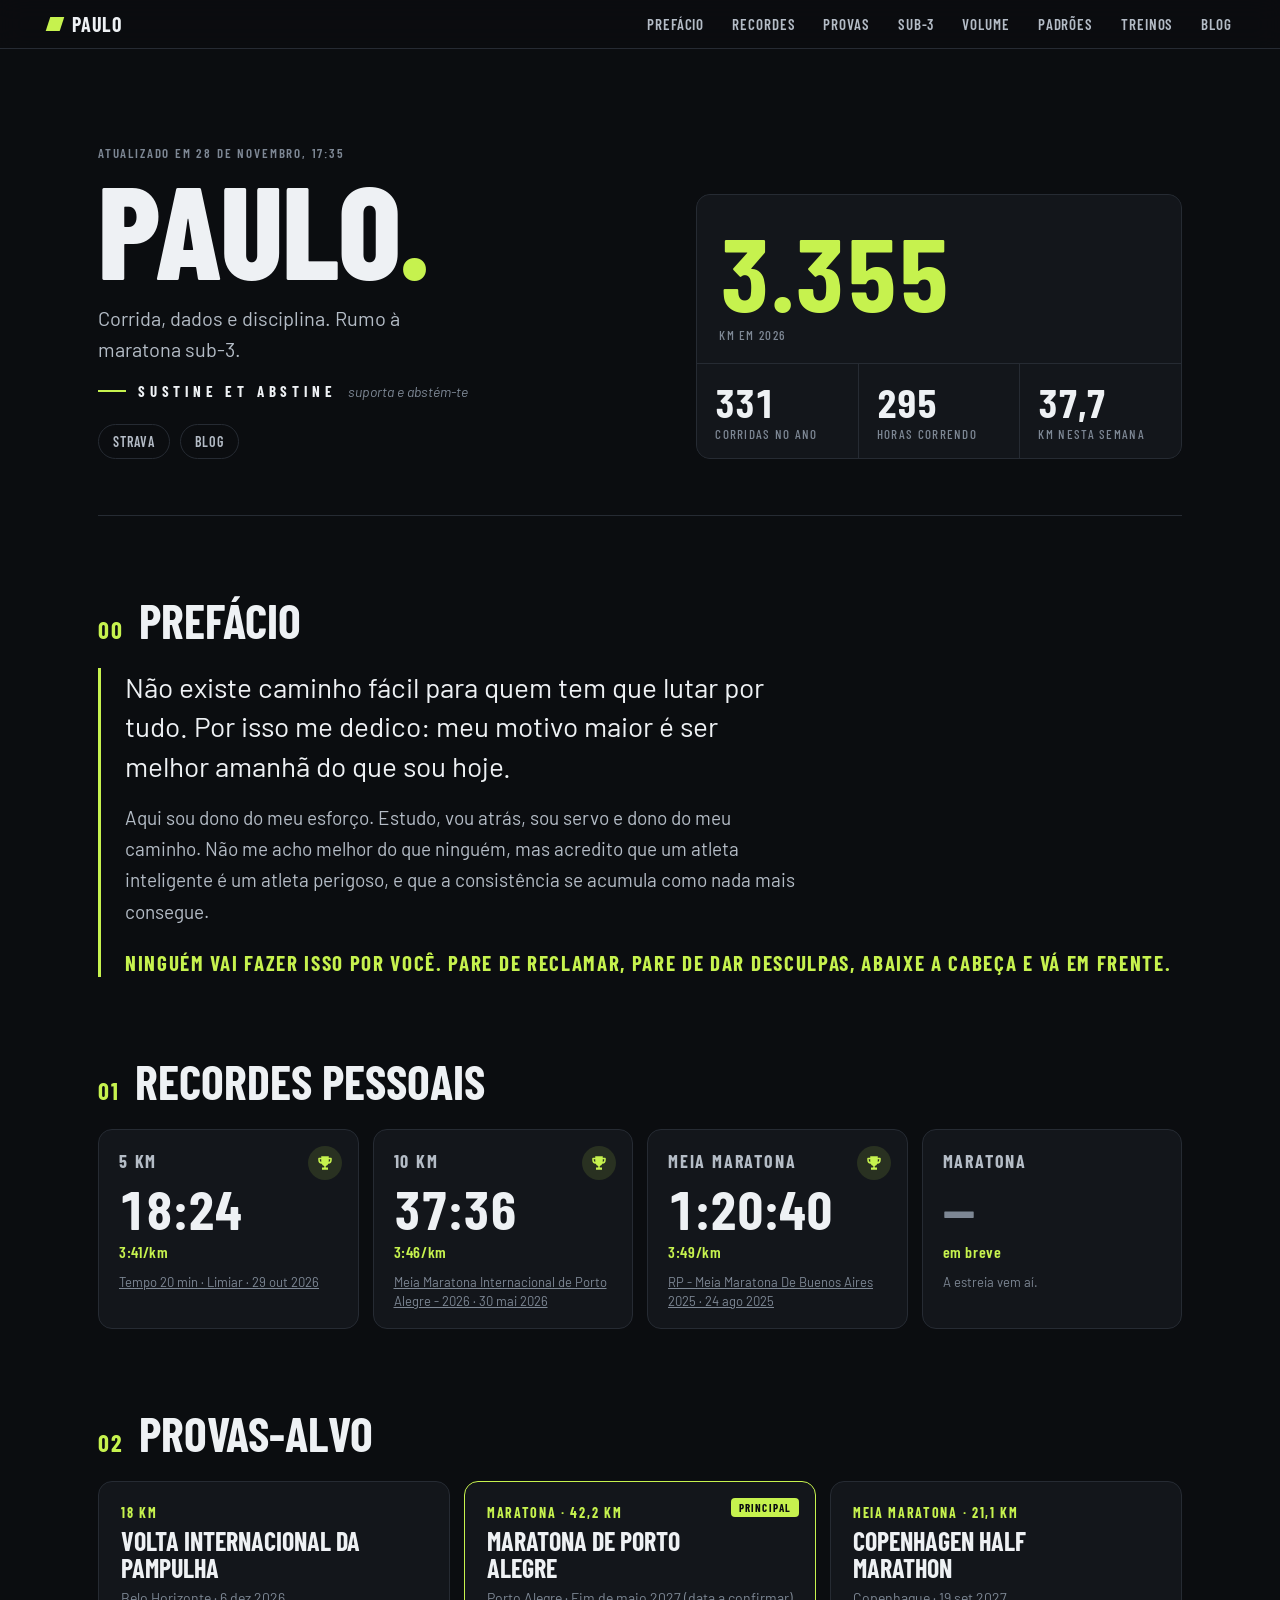
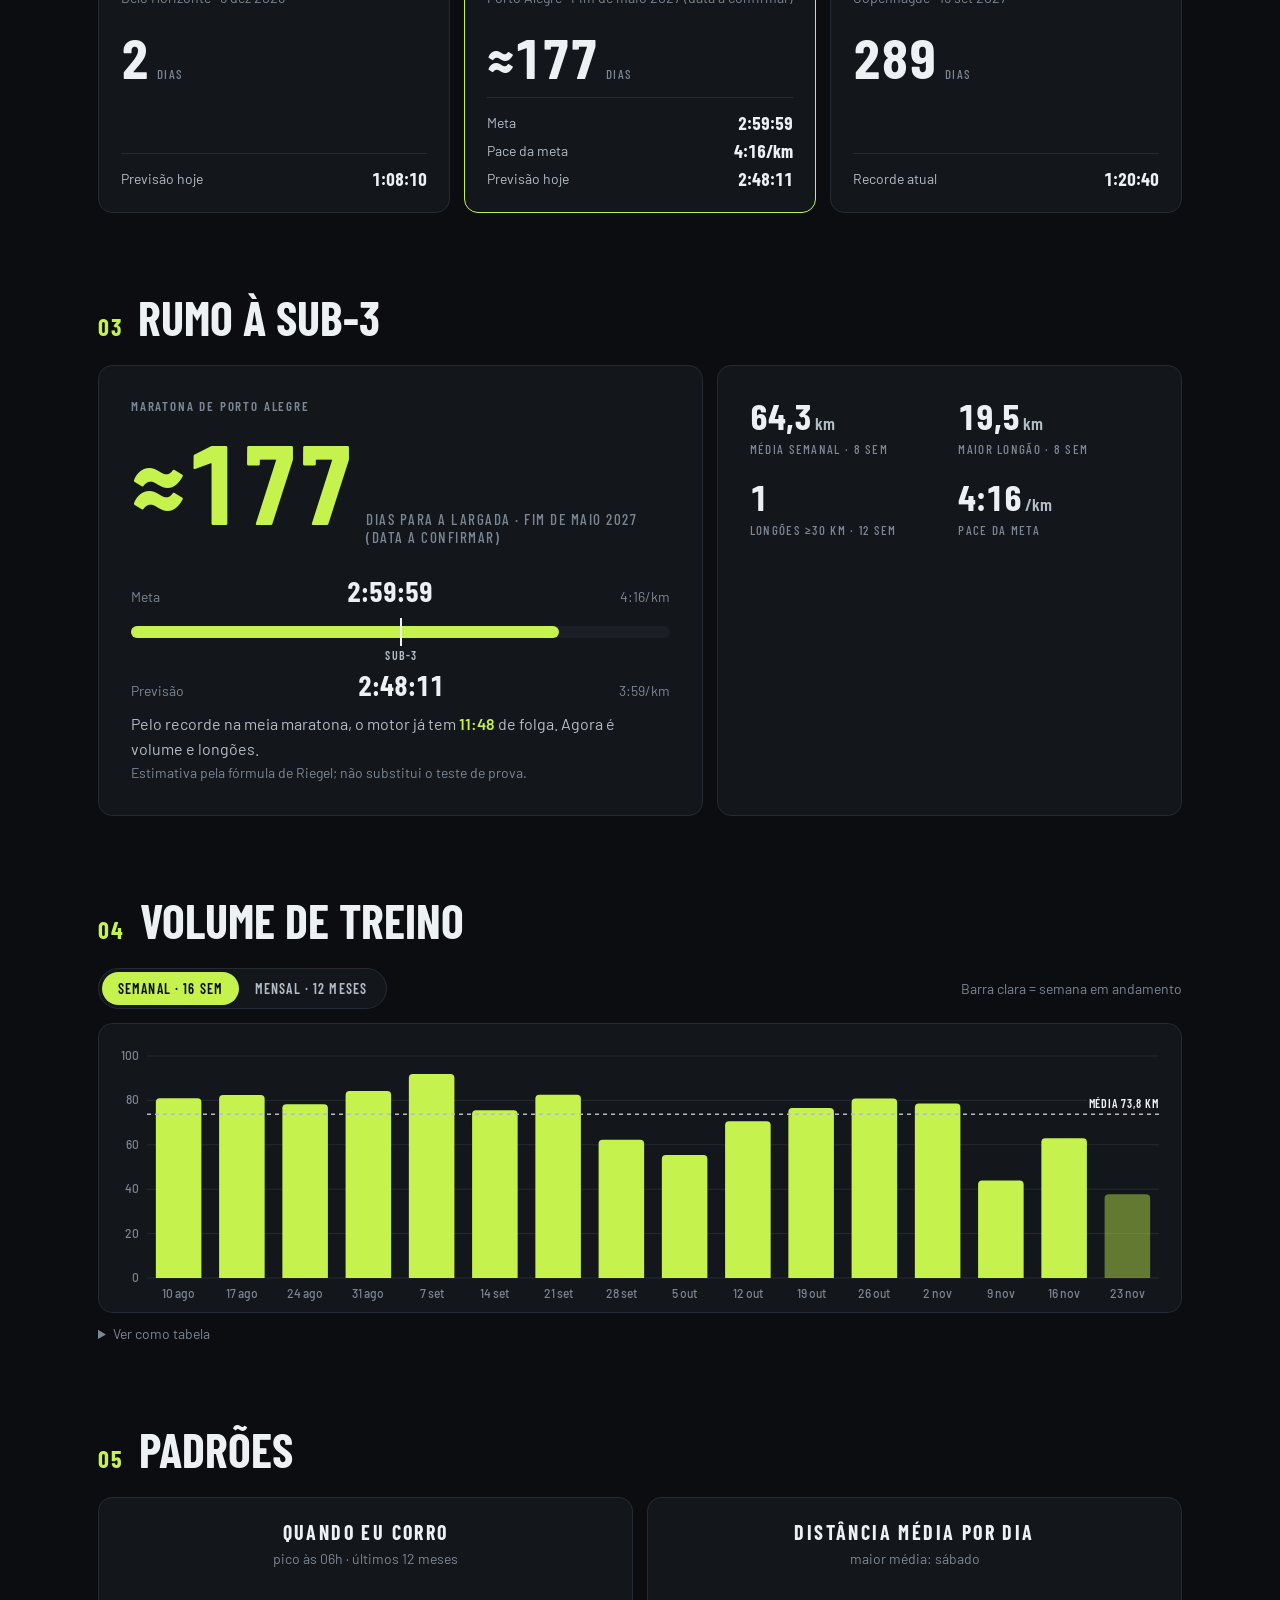
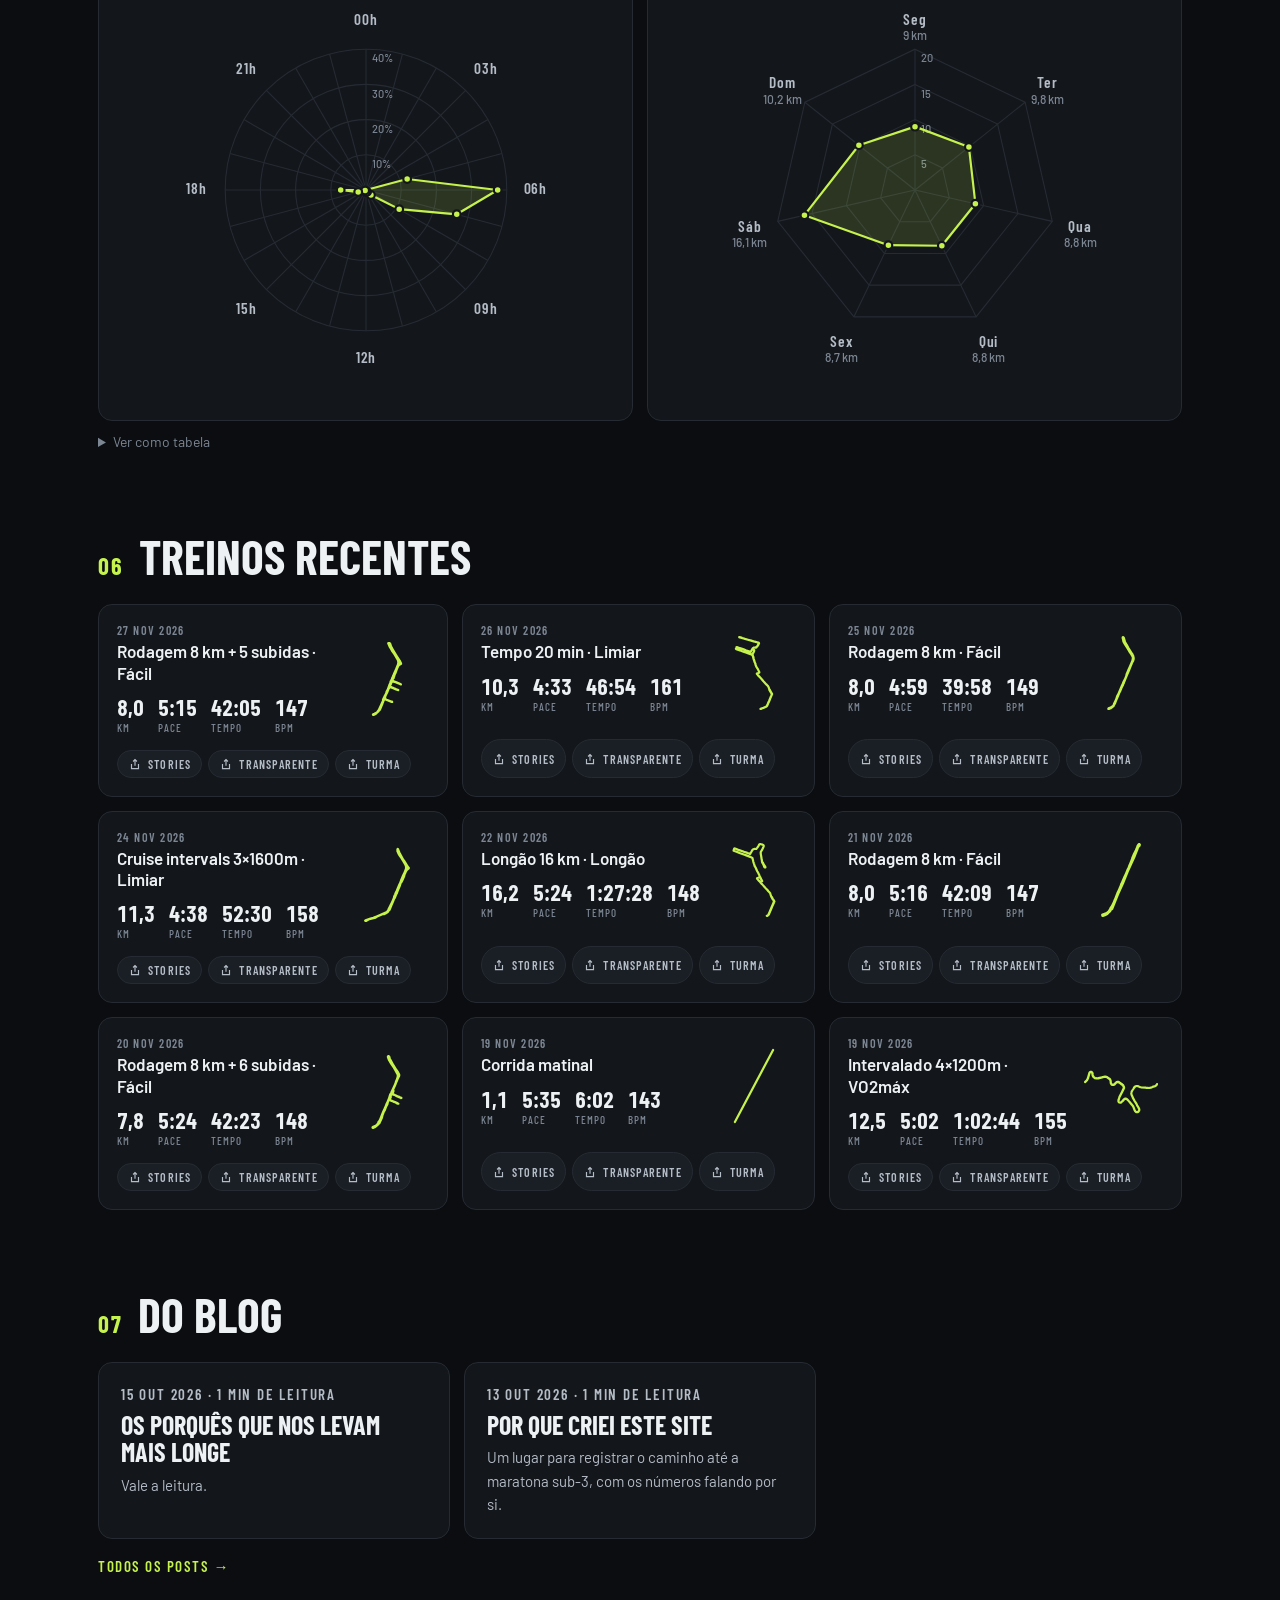
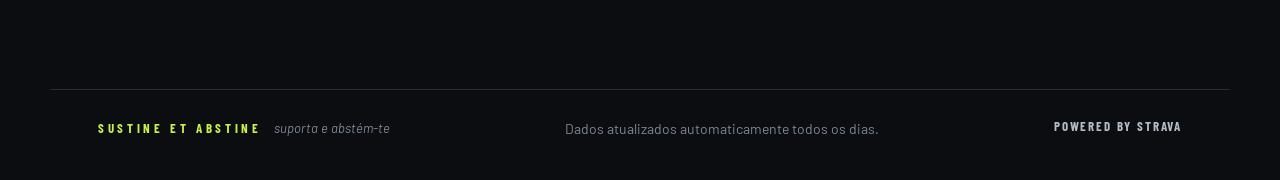
<file: site-strava/index.html>
<!doctype html>
<html lang="pt-BR">
<head>
<meta charset="utf-8">
<meta name="viewport" content="width=device-width, initial-scale=1">
<title>Paulo · Corrida</title>
<meta name="description" content="Treinos, recordes e o caminho até a maratona sub-3, direto do Strava.">
<meta name="theme-color" content="#0b0d10">
<link rel="preconnect" href="https://fonts.googleapis.com">
<link rel="preconnect" href="https://fonts.gstatic.com" crossorigin>
<link href="https://fonts.googleapis.com/css2?family=Barlow+Condensed:wght@500;600;700;800&family=Barlow:wght@400;500;600&display=swap" rel="stylesheet">
<link rel="stylesheet" href="assets/style.css">
<link rel="icon" href="assets/icon.svg" type="image/svg+xml">
</head>
<body>
<header class="topbar">
  <a class="brand" href="./"><span class="brand-mark"></span><span id="brand-name">Corrida</span></a>
  <nav>
    <a href="#prefacio">Prefácio</a>
    <a href="#recordes">Recordes</a>
    <a href="#provas">Provas</a>
    <a href="#sub3">Sub-3</a>
    <a href="#volume">Volume</a>
    <a href="#padroes">Padrões</a>
    <a href="#atividades">Treinos</a>
    <a href="blog.html">Blog</a>
  </nav>
</header>

<main>
  <section class="hero">
    <div class="hero-text">
      <p class="eyebrow" id="updated">Carregando dados…</p>
      <h1 id="name">&nbsp;</h1>
      <p class="tagline" id="tagline"></p>
      <div class="links" id="links"></div>
    </div>
    <div class="hero-stats">
      <div class="stat big"><span class="num" id="ytd-km">–</span><span class="lbl">km em <span id="year"></span></span></div>
      <div class="stat"><span class="num" id="ytd-runs">–</span><span class="lbl">corridas no ano</span></div>
      <div class="stat"><span class="num" id="ytd-hours">–</span><span class="lbl">horas correndo</span></div>
      <div class="stat"><span class="num" id="week-km">–</span><span class="lbl">km nesta semana</span></div>
    </div>
  </section>

  <section id="prefacio" class="block">
    <h2><span class="idx">00</span>Prefácio</h2>
    <div class="preface-text" id="preface-text"></div>
  </section>

  <section id="recordes" class="block">
    <h2><span class="idx">01</span>Recordes pessoais</h2>
    <div class="pr-grid" id="prs"></div>
  </section>

  <section id="provas" class="block">
    <h2><span class="idx">02</span>Provas-alvo</h2>
    <div class="races" id="races"></div>
  </section>

  <section id="sub3" class="block">
    <h2><span class="idx">03</span>Rumo à sub-3</h2>
    <div class="sub3">
      <div class="sub3-main">
        <p class="eyebrow" id="race-name">Maratona</p>
        <div class="countdown" id="countdown"></div>
        <div class="gauge" id="gauge"></div>
      </div>
      <div class="sub3-metrics" id="sub3-metrics"></div>
    </div>
  </section>

  <section id="volume" class="block">
    <h2><span class="idx">04</span>Volume de treino</h2>
    <div class="chart-head">
      <div class="seg" role="tablist">
        <button class="on" data-view="weekly" role="tab" aria-selected="true">Semanal<span class="opt"> · 16 sem</span></button>
        <button data-view="monthly" role="tab" aria-selected="false">Mensal<span class="opt"> · 12 meses</span></button>
      </div>
      <p class="chart-note" id="chart-note"></p>
    </div>
    <div class="chart" id="chart"></div>
    <details class="table-view"><summary>Ver como tabela</summary><div id="chart-table"></div></details>
  </section>

  <section id="padroes" class="block">
    <h2><span class="idx">05</span>Padrões</h2>
    <div class="patterns">
      <figure class="radar-card">
        <figcaption><span class="radar-title">Quando eu corro</span><span class="radar-sub" id="hour-sub"></span></figcaption>
        <div class="radar" id="radar-hour"></div>
      </figure>
      <figure class="radar-card">
        <figcaption><span class="radar-title">Distância média por dia</span><span class="radar-sub" id="wd-sub"></span></figcaption>
        <div class="radar" id="radar-wd"></div>
      </figure>
    </div>
    <details class="table-view"><summary>Ver como tabela</summary><div id="patterns-table"></div></details>
  </section>

  <section id="atividades" class="block">
    <h2><span class="idx">06</span>Treinos recentes</h2>
    <div class="acts" id="acts"></div>
  </section>

  <section id="blog" class="block">
    <h2><span class="idx">07</span>Do blog</h2>
    <div class="posts" id="posts"></div>
    <a class="more" href="blog.html">Todos os posts →</a>
  </section>
</main>

<footer class="foot">
  <span>Dados atualizados automaticamente todos os dias.</span>
  <span class="powered">Powered by Strava</span>
</footer>

<div class="tip" id="tip" role="tooltip"></div>
<script src="assets/app.js"></script>
</body>
</html>
</file>
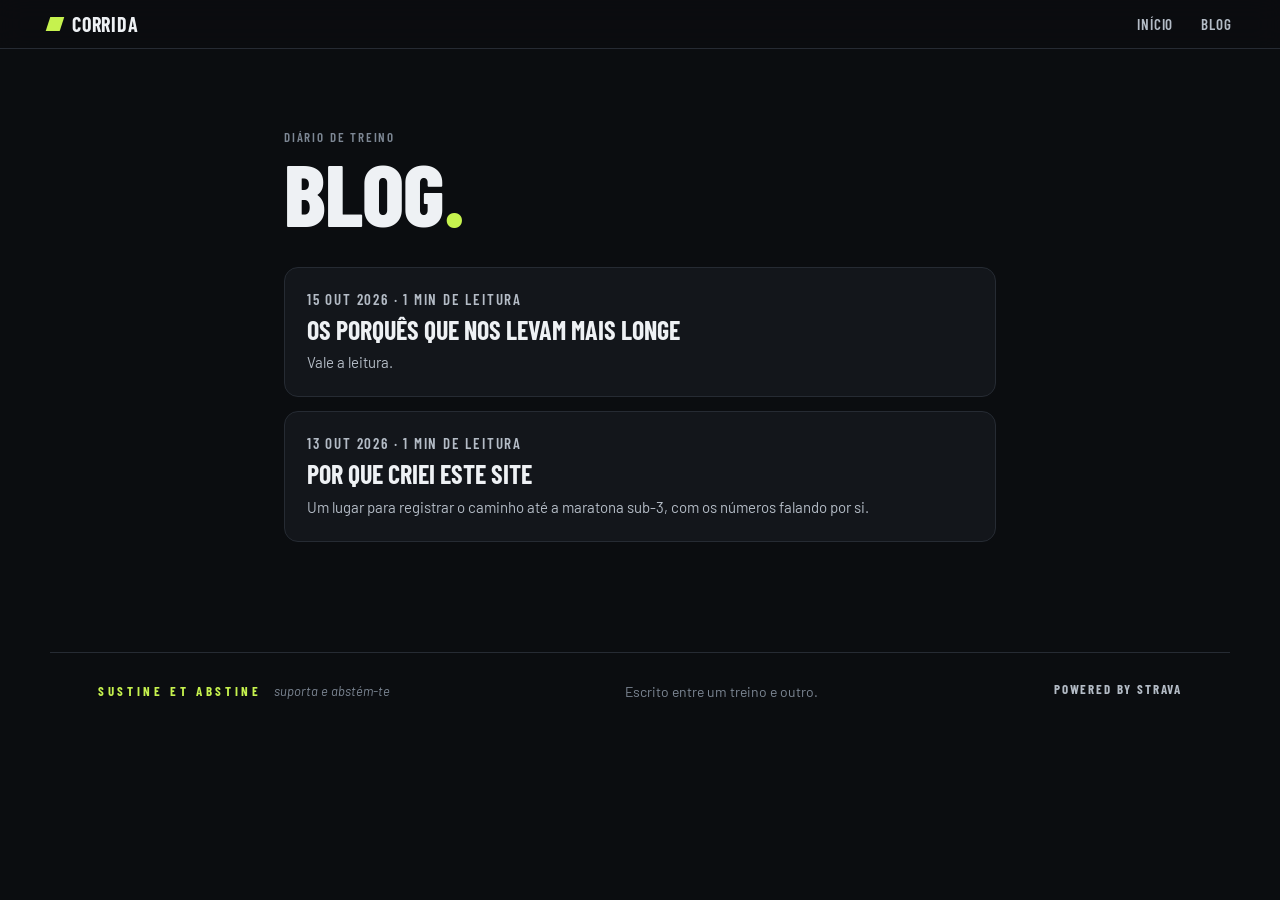
<file: site-strava/blog.html>
<!doctype html>
<html lang="pt-BR">
<head>
<meta charset="utf-8">
<meta name="viewport" content="width=device-width, initial-scale=1">
<title>Blog</title>
<meta name="theme-color" content="#0b0d10">
<link rel="preconnect" href="https://fonts.googleapis.com">
<link rel="preconnect" href="https://fonts.gstatic.com" crossorigin>
<link href="https://fonts.googleapis.com/css2?family=Barlow+Condensed:wght@500;600;700;800&family=Barlow:wght@400;500;600&display=swap" rel="stylesheet">
<link rel="stylesheet" href="assets/style.css">
<link rel="icon" href="assets/icon.svg" type="image/svg+xml">
</head>
<body data-page="blog">
<header class="topbar">
  <a class="brand" href="./"><span class="brand-mark"></span><span>Corrida</span></a>
  <nav><a href="./">Início</a><a href="blog.html">Blog</a></nav>
</header>
<main class="page">
  <p class="eyebrow">Diário de treino</p>
  <h1>Blog<span style="color:var(--accent)">.</span></h1>
  <div class="post-list" id="post-list"></div>
</main>
<footer class="foot"><span>Escrito entre um treino e outro.</span><span class="powered">Powered by Strava</span></footer>
<script src="assets/app.js"></script>
</body>
</html>
</file>
<file: site-strava/assets/style.css>
:root {
  --bg: #0b0d10;
  --surface: #13161b;
  --surface-2: #1a1e25;
  --line: #262b33;
  --text: #eef1f4;
  --text-2: #b4bcc6;
  --muted: #7d8794;
  --accent: #c6f24e;       /* verde-limão: cor de destaque */
  --accent-ink: #0b0d10;
  --hot: #ff6a3d;          /* provas */
  --radius: 14px;
  --display: "Barlow Condensed", "Arial Narrow", sans-serif;
  --body: "Barlow", system-ui, sans-serif;
}

* { box-sizing: border-box; }
html { scroll-behavior: smooth; scroll-padding-top: 72px; }
body {
  margin: 0;
  background: var(--bg);
  color: var(--text);
  font: 400 16px/1.55 var(--body);
  -webkit-font-smoothing: antialiased;
}
a { color: inherit; }
img { max-width: 100%; }

/* ---------- topo */
.topbar {
  position: sticky; top: 0; z-index: 10;
  display: flex; align-items: center; justify-content: space-between; gap: 16px;
  padding: 14px clamp(16px, 4vw, 48px);
  background: rgba(11, 13, 16, .82);
  backdrop-filter: blur(12px);
  border-bottom: 1px solid var(--line);
}
.brand { display: flex; align-items: center; gap: 10px; text-decoration: none;
  font: 700 20px/1 var(--display); letter-spacing: .04em; text-transform: uppercase; }
.brand-mark { width: 14px; height: 14px; background: var(--accent); transform: skewX(-18deg); }
.topbar nav { display: flex; gap: clamp(10px, 2.4vw, 28px); overflow-x: auto; scrollbar-width: none; }
.topbar nav a { text-decoration: none; color: var(--text-2); font: 600 15px var(--display);
  letter-spacing: .06em; text-transform: uppercase; white-space: nowrap; }
.topbar nav a:hover { color: var(--accent); }

main { max-width: 1180px; margin: 0 auto; padding: 0 clamp(16px, 4vw, 48px); }

/* ---------- hero */
.hero {
  display: grid; grid-template-columns: 1.1fr 1fr; gap: clamp(24px, 5vw, 64px);
  align-items: end; padding: clamp(40px, 8vw, 96px) 0 clamp(32px, 5vw, 56px);
  border-bottom: 1px solid var(--line);
}
.eyebrow { margin: 0 0 10px; color: var(--muted); font: 600 13px var(--display);
  letter-spacing: .14em; text-transform: uppercase; }
h1 { margin: 0; font: 800 clamp(56px, 11vw, 132px)/.86 var(--display);
  text-transform: uppercase; letter-spacing: -.01em; }
h1 .dot { color: var(--accent); }
.motto, .foot-motto { display: flex; align-items: baseline; flex-wrap: wrap; gap: 4px 12px; margin: 0; }
.motto { margin-top: 16px; }
.motto::before { content: ""; align-self: center; width: 28px; height: 2px; background: var(--accent); }
.motto-la { color: var(--text); font: 700 15px var(--display); letter-spacing: .32em; text-transform: uppercase; }
.motto-pt { color: var(--muted); font-size: 14px; font-style: italic; }
.foot-motto .motto-la { font-size: 13px; letter-spacing: .28em; color: var(--accent); }
.foot-motto .motto-pt { font-size: 13px; }
.tagline { margin: 18px 0 0; max-width: 32ch; color: var(--text-2); font-size: clamp(17px, 2vw, 20px); }
.links { display: flex; flex-wrap: wrap; gap: 10px; margin-top: 22px; }
.links a { padding: 8px 14px; border: 1px solid var(--line); border-radius: 999px; text-decoration: none;
  font: 600 14px var(--display); letter-spacing: .08em; text-transform: uppercase; color: var(--text-2); }
.links a:hover { border-color: var(--accent); color: var(--accent); }

.hero-stats { display: grid; grid-template-columns: repeat(3, 1fr); gap: 1px; background: var(--line);
  border: 1px solid var(--line); border-radius: var(--radius); overflow: hidden; }
.stat { background: var(--surface); padding: 18px 18px 16px; display: flex; flex-direction: column; gap: 4px; }
.stat.big { grid-column: 1 / -1; padding: 24px 22px 20px; }
.num { font: 700 clamp(30px, 4vw, 40px)/1 var(--display); font-variant-numeric: tabular-nums; }
.stat.big .num { font-size: clamp(64px, 9vw, 104px); color: var(--accent); }
.lbl { color: var(--muted); font: 500 13px var(--display); letter-spacing: .1em; text-transform: uppercase; }

/* ---------- blocos */
.block { padding: clamp(40px, 7vw, 80px) 0 0; }
h2 { display: flex; align-items: baseline; gap: 14px; margin: 0 0 24px;
  font: 700 clamp(30px, 4.6vw, 48px)/1 var(--display); text-transform: uppercase; }
.idx { color: var(--accent); font-size: .5em; letter-spacing: .1em; }

/* ---------- prefácio */
.preface { display: grid; grid-template-columns: minmax(0, 1.5fr) minmax(0, 1fr); gap: clamp(24px, 4vw, 56px); align-items: start; }
.preface-text { padding-left: 24px; border-left: 3px solid var(--accent); }
.preface-text p { margin: 0 0 16px; max-width: 62ch; font-size: clamp(17px, 1.6vw, 19px); line-height: 1.65; color: var(--text-2); }
.preface-text p:first-child { max-width: 40ch; font-size: clamp(21px, 2.4vw, 28px); line-height: 1.4; color: var(--text); }
.preface-text p:last-child { margin: 22px 0 0; max-width: none; font: 700 clamp(17px, 1.8vw, 21px)/1.35 var(--display); letter-spacing: .08em; text-transform: uppercase; color: var(--accent); }
.preface-text strong { color: var(--text); }
.preface-text a { color: var(--accent); }
.about-data { background: var(--surface); border: 1px solid var(--line); border-radius: var(--radius); padding: 24px; }
.about-title { margin: 0 0 16px; color: var(--muted); font: 700 13px var(--display); letter-spacing: .16em; text-transform: uppercase; }
.about-data dl { margin: 0; display: grid; gap: 14px; }
.about-row { display: grid; grid-template-columns: 124px minmax(0, 1fr); gap: 12px; padding-top: 14px; border-top: 1px solid var(--line); }
.about-row:first-child { padding-top: 0; border-top: 0; }
.about-row dt { color: var(--accent); font: 700 13px var(--display); letter-spacing: .08em; text-transform: uppercase; }
.about-row dd { margin: 0; color: var(--text-2); font-size: 15px; line-height: 1.45; }
.about-row dd a { color: var(--text); }
.about-row .muted { color: var(--muted); font-size: 13px; }

/* ---------- padrões (radar) */
.patterns { display: grid; grid-template-columns: repeat(2, minmax(0, 1fr)); gap: 14px; }
.radar-card { margin: 0; background: var(--surface); border: 1px solid var(--line); border-radius: var(--radius); padding: 22px 18px 10px; }
.radar-card figcaption { display: flex; flex-direction: column; align-items: center; gap: 4px; text-align: center; }
.radar-title { font: 700 20px var(--display); letter-spacing: .12em; text-transform: uppercase; }
.radar-sub { color: var(--muted); font-size: 14px; }
.radar svg { display: block; width: 100%; max-width: 440px; height: auto; margin: 0 auto; overflow: visible; }
.r-grid { fill: none; stroke: var(--line); stroke-width: 1; }
.r-spoke { stroke: var(--line); stroke-width: 1; }
.r-ring { fill: var(--muted); font: 500 10px var(--body); }
.r-area { fill: rgba(198, 242, 78, .14); stroke: var(--accent); stroke-width: 2; stroke-linejoin: round; }
.r-dot { fill: var(--accent); stroke: var(--surface); stroke-width: 2; }
.r-label { fill: var(--text-2); font: 600 14px var(--display); letter-spacing: .06em; }
.r-sublabel { fill: var(--muted); font: 500 11px var(--body); }
.r-hit { fill: transparent; }
.tables { display: flex; flex-wrap: wrap; gap: 24px; }

/* ---------- recordes */
.pr-grid { display: grid; grid-template-columns: repeat(4, 1fr); gap: 14px; }
.pr { position: relative; background: var(--surface); border: 1px solid var(--line); border-radius: var(--radius);
  padding: 20px 20px 18px; overflow: hidden; }
.pr::after { content: ""; position: absolute; inset: auto 0 0 0; height: 3px; background: var(--accent);
  transform: scaleX(0); transform-origin: left; transition: transform .4s; }
.pr:hover::after { transform: scaleX(1); }
.pr-trophy { position: absolute; top: 16px; right: 16px; width: 34px; height: 34px; display: grid; place-items: center;
  border-radius: 50%; background: rgba(198, 242, 78, .12); }
.pr-trophy svg { width: 18px; height: 18px; fill: var(--accent); }
.pr-dist { padding-right: 40px; font: 700 18px var(--display); letter-spacing: .1em; text-transform: uppercase; color: var(--text-2); }
.pr-time { margin: 10px 0 6px; font: 700 clamp(40px, 5vw, 54px)/1 var(--display); font-variant-numeric: tabular-nums; }
.pr-pace { color: var(--accent); font: 600 16px var(--display); letter-spacing: .04em; }
.pr-meta { margin-top: 12px; color: var(--muted); font-size: 13px; line-height: 1.4; }
.pr.empty .pr-time { color: var(--muted); }

/* ---------- provas-alvo */
.races { display: grid; grid-template-columns: repeat(3, 1fr); gap: 14px; }
.race { position: relative; display: flex; flex-direction: column; gap: 6px; background: var(--surface);
  border: 1px solid var(--line); border-radius: var(--radius); padding: 22px; overflow: hidden; }
.race.main { border-color: var(--accent); }
.race-badge { position: absolute; top: 16px; right: 16px; padding: 3px 8px; border-radius: 4px; background: var(--accent);
  color: var(--accent-ink); font: 700 11px var(--display); letter-spacing: .1em; }
.race-dist { color: var(--accent); font: 700 14px var(--display); letter-spacing: .12em; text-transform: uppercase; }
.race-name { margin: 0; padding-right: 64px; font: 700 26px/1.05 var(--display); text-transform: uppercase; }
.race-place { color: var(--muted); font-size: 14px; }
.race-count { display: flex; align-items: baseline; gap: 8px; margin: 14px 0 6px; }
.race-count .num { font-size: 56px; }
.race-rows { display: grid; gap: 6px; margin-top: auto; padding-top: 14px; border-top: 1px solid var(--line); }
.race-rows div { display: flex; justify-content: space-between; gap: 12px; font-size: 14px; color: var(--text-2); }
.race-rows b { color: var(--text); font: 700 18px var(--display); font-variant-numeric: tabular-nums; }
.race.past { opacity: .55; }

/* ---------- sub-3 */
.sub3 { display: grid; grid-template-columns: 1.3fr 1fr; gap: 14px; }
.sub3-main, .sub3-metrics { background: var(--surface); border: 1px solid var(--line); border-radius: var(--radius);
  padding: clamp(20px, 3vw, 32px); }
.countdown { display: flex; align-items: baseline; gap: 12px; margin-bottom: 28px; }
.countdown .num { font-size: clamp(64px, 10vw, 112px); color: var(--accent); }
.countdown .lbl { font-size: 15px; }
.gauge-row { display: flex; justify-content: space-between; align-items: baseline; gap: 12px; margin-bottom: 10px; }
.gauge-row strong { font: 700 28px var(--display); font-variant-numeric: tabular-nums; }
.gauge-row span { color: var(--muted); font-size: 14px; }
.track { position: relative; height: 12px; border-radius: 999px; background: var(--surface-2); margin: 18px 0 30px; }
.track .fill { position: absolute; inset: 0 auto 0 0; border-radius: 999px; background: var(--accent); }
.track .mark { position: absolute; top: -8px; bottom: -8px; width: 2px; background: var(--text); }
.track .mark span { position: absolute; top: 30px; left: 50%; transform: translateX(-50%); white-space: nowrap;
  font: 600 12px var(--display); letter-spacing: .1em; text-transform: uppercase; color: var(--text-2); }
.verdict { margin: 6px 0 0; color: var(--text-2); }
.verdict b { color: var(--accent); font-weight: 600; }
.sub3-metrics { display: grid; grid-template-columns: 1fr 1fr; gap: 22px 18px; align-content: start; }
.metric .num { font-size: 36px; }
.metric .unit { font: 600 18px var(--display); color: var(--text-2); margin-left: 3px; }
.metric .lbl { display: block; margin-top: 4px; }

/* ---------- gráfico */
.chart-head { display: flex; justify-content: space-between; align-items: center; flex-wrap: wrap; gap: 12px; margin-bottom: 14px; }
.seg { display: inline-flex; background: var(--surface); border: 1px solid var(--line); border-radius: 999px; padding: 3px; }
.seg button { border: 0; background: none; color: var(--text-2); padding: 8px 16px; border-radius: 999px; cursor: pointer;
  font: 600 14px var(--display); letter-spacing: .08em; text-transform: uppercase; }
.seg button.on { background: var(--accent); color: var(--accent-ink); }
.chart-note { margin: 0; color: var(--muted); font-size: 14px; }
.chart { background: var(--surface); border: 1px solid var(--line); border-radius: var(--radius); padding: 20px 14px 8px; }
.chart svg { display: block; width: 100%; height: auto; overflow: visible; }
.chart .grid line { stroke: var(--line); stroke-width: 1; }
.chart .axis text { fill: var(--muted); font: 500 12px var(--body); }
.chart .bar { fill: var(--accent); transition: opacity .15s; }
.chart .bar.current { fill: var(--accent); opacity: .45; }
.chart .avg { stroke: var(--text-2); stroke-width: 1.5; stroke-dasharray: 4 4; }
.chart .avg-lbl { paint-order: stroke; stroke: var(--surface); stroke-width: 5px; stroke-linejoin: round; fill: var(--text); font: 600 12px var(--display); letter-spacing: .08em; text-transform: uppercase; }
.chart .hit { fill: transparent; cursor: default; }
.chart g.col:hover .bar { opacity: 1; filter: brightness(1.15); }
.chart svg:hover g.col:not(:hover) .bar { opacity: .4; }
.table-view { margin-top: 10px; color: var(--muted); font-size: 14px; }
.table-view summary { cursor: pointer; }
.table-view table { width: 100%; max-width: 420px; border-collapse: collapse; margin-top: 10px; color: var(--text-2); }
.table-view td, .table-view th { text-align: left; padding: 6px 8px; border-bottom: 1px solid var(--line); font-variant-numeric: tabular-nums; }
.table-view td:last-child, .table-view th:last-child { text-align: right; }

.tip { position: fixed; z-index: 20; pointer-events: none; opacity: 0; transform: translate(-50%, -100%);
  background: var(--text); color: var(--bg); padding: 8px 12px; border-radius: 8px; font-size: 13px; line-height: 1.35;
  white-space: nowrap; transition: opacity .1s; }
.tip b { font: 700 18px var(--display); }

/* ---------- atividades */
.acts { display: grid; grid-template-columns: repeat(3, 1fr); gap: 14px; }
.act { position: relative; display: grid; grid-template-columns: 1fr 84px; gap: 12px; background: var(--surface); border: 1px solid var(--line);
  border-radius: var(--radius); padding: 18px; transition: border-color .2s, transform .2s; }
.act:hover { border-color: #3a414c; transform: translateY(-2px); }
.act-link { display: block; color: inherit; text-decoration: none; }
.act-link::after { content: ""; position: absolute; inset: 0; border-radius: var(--radius); }
.act-shares { position: relative; z-index: 1; grid-column: 1 / -1; display: flex; flex-wrap: wrap; gap: 6px; margin-top: 4px; }
.act-share { position: relative; display: inline-flex; align-items: center; gap: 6px;
  padding: 6px 10px; border: 1px solid var(--line); border-radius: 999px; background: var(--surface-2); color: var(--text-2);
  cursor: pointer; font: 600 12px var(--display); letter-spacing: .1em; text-transform: uppercase; }
.act-share svg { width: 14px; height: 14px; fill: currentColor; }
.act-share:hover { border-color: var(--accent); color: var(--accent); }
.act-share:disabled { opacity: .6; cursor: progress; }
.act-date { color: var(--muted); font: 600 12px var(--display); letter-spacing: .12em; text-transform: uppercase; }
.act-name { margin: 4px 0 12px; font: 600 17px/1.25 var(--body); }
.act-stats { display: grid; grid-template-columns: repeat(4, auto); justify-content: start; gap: 14px; }
.act-stats div { display: flex; flex-direction: column; }
.act-stats b { font: 700 22px/1 var(--display); font-variant-numeric: tabular-nums; }
.act-stats small { color: var(--muted); font: 500 11px var(--display); letter-spacing: .1em; text-transform: uppercase; margin-top: 3px; }
.route { width: 84px; height: 84px; align-self: center; }
.route path { fill: none; stroke: var(--accent); stroke-width: 2.2; stroke-linejoin: round; stroke-linecap: round; }
.race-tag { display: inline-block; margin-left: 8px; padding: 2px 7px; border-radius: 4px; background: var(--hot); color: #fff;
  font: 700 11px var(--display); letter-spacing: .1em; vertical-align: 1px; }

.img-sheet { position: fixed; inset: 0; z-index: 50; display: flex; align-items: flex-start; justify-content: center;
  padding: 12px; background: rgba(0,0,0,.86); backdrop-filter: blur(6px); overflow-y: auto; -webkit-overflow-scrolling: touch; }
.img-sheet-box { position: relative; width: min(100%, 420px); margin: auto 0; display: flex; flex-direction: column; align-items: center; gap: 12px;
  background: var(--surface); border: 1px solid var(--line); border-radius: var(--radius); padding: 0 16px 16px; }
.img-sheet-bar { position: sticky; top: 0; z-index: 2; align-self: stretch; display: flex; align-items: center; justify-content: space-between;
  margin: 0 -16px; padding: 10px 10px 10px 16px; background: var(--surface); border-bottom: 1px solid var(--line);
  border-radius: var(--radius) var(--radius) 0 0; font: 700 14px var(--display); letter-spacing: .08em; text-transform: uppercase; color: var(--text-2); }
.img-sheet-box img { width: 100%; max-width: 260px; max-height: 52vh; object-fit: contain; border-radius: 10px; border: 1px solid var(--line);
  -webkit-touch-callout: default; user-select: auto; }
.img-sheet-tip, .img-sheet-note { margin: 0; color: var(--text-2); font-size: 15px; line-height: 1.45; align-self: stretch; }
.img-sheet-note { color: var(--muted); font-size: 13px; }
.img-sheet-tip b, .img-sheet-note b { color: var(--text); }
.img-sheet-close { width: 40px; height: 40px; border: 0; border-radius: 50%; flex: none;
  background: var(--surface-2); color: var(--text); font-size: 26px; line-height: 1; cursor: pointer; }
.img-sheet-box .share-btn { align-self: stretch; justify-content: center; }
.img-sheet-box .img-sheet-main { background: var(--accent); color: #0b0d10; border-color: var(--accent); }
.img-sheet-back { align-self: stretch; padding: 12px; border: 1px solid var(--line); border-radius: 10px; background: transparent;
  color: var(--text); font: 600 15px var(--body, inherit); cursor: pointer; }

/* ---------- blog */
.posts { display: grid; grid-template-columns: repeat(3, 1fr); gap: 14px; }
.post-card { display: flex; flex-direction: column; gap: 8px; background: var(--surface); border: 1px solid var(--line);
  border-radius: var(--radius); padding: 22px; text-decoration: none; transition: border-color .2s; }
.post-card:hover { border-color: var(--accent); }
.post-card .act-date { margin: 0; }
.post-card h3 { margin: 0; font: 700 26px/1.05 var(--display); text-transform: uppercase; }
.post-card p { margin: 0; color: var(--text-2); font-size: 15px; }
.more { display: inline-block; margin-top: 18px; color: var(--accent); text-decoration: none;
  font: 600 15px var(--display); letter-spacing: .1em; text-transform: uppercase; }
.empty-note { color: var(--muted); }

/* ---------- páginas do blog */
.page { max-width: 760px; margin: 0 auto; padding: clamp(40px, 7vw, 80px) clamp(16px, 4vw, 24px) 0; }
.page h1 { font-size: clamp(48px, 9vw, 88px); }
.post-list { display: grid; gap: 14px; margin-top: 36px; }
.article h1 { font-size: clamp(40px, 7vw, 68px); line-height: .95; }
.article .meta { color: var(--muted); font: 600 13px var(--display); letter-spacing: .12em; text-transform: uppercase; margin: 16px 0 36px; }
.prose { font-size: 18px; line-height: 1.75; color: #d9dee4; }
.prose h2 { font-size: 32px; margin: 44px 0 14px; display: block; }
.prose h3 { font: 700 24px var(--display); text-transform: uppercase; margin: 32px 0 10px; }
.prose a { color: var(--accent); }
.prose blockquote { margin: 28px 0; padding: 4px 0 4px 20px; border-left: 3px solid var(--accent); color: var(--text-2); font-style: italic; }
.prose code { background: var(--surface-2); padding: 2px 6px; border-radius: 4px; font-size: .88em; }
.prose pre { background: var(--surface); border: 1px solid var(--line); padding: 16px; border-radius: 10px; overflow-x: auto; }
.prose pre code { background: none; padding: 0; }
.prose img { border-radius: 10px; }
.prose table { border-collapse: collapse; width: 100%; }
.prose td, .prose th { border-bottom: 1px solid var(--line); padding: 8px; text-align: left; }
.share { display: flex; flex-wrap: wrap; align-items: center; gap: 10px; margin-top: 48px; padding-top: 24px; border-top: 1px solid var(--line); }
.share-lbl { width: 100%; color: var(--muted); font: 600 13px var(--display); letter-spacing: .14em; text-transform: uppercase; }
.share-btn { display: inline-flex; align-items: center; gap: 8px; padding: 10px 16px; border: 1px solid var(--line); border-radius: 999px;
  background: var(--surface); color: var(--text); text-decoration: none; cursor: pointer;
  font: 600 14px var(--display); letter-spacing: .08em; text-transform: uppercase; }
.share-btn svg { width: 18px; height: 18px; fill: currentColor; }
.share-btn:hover { border-color: var(--accent); color: var(--accent); }
.back { display: inline-block; margin-bottom: 28px; color: var(--muted); text-decoration: none;
  font: 600 14px var(--display); letter-spacing: .1em; text-transform: uppercase; }
.back:hover { color: var(--accent); }

/* ---------- rodapé */
.foot { max-width: 1180px; margin: clamp(56px, 9vw, 110px) auto 0; padding: 28px clamp(16px, 4vw, 48px) 40px;
  display: flex; justify-content: space-between; flex-wrap: wrap; gap: 12px; border-top: 1px solid var(--line);
  color: var(--muted); font-size: 14px; }
.powered { font: 700 13px var(--display); letter-spacing: .14em; text-transform: uppercase; color: var(--text-2); }

.demo-banner { background: var(--hot); color: #fff; text-align: center; padding: 8px 16px; font-size: 14px; }

/* ---------- responsivo */
@media (max-width: 960px) {
  .hero, .sub3, .preface { grid-template-columns: 1fr; }
  .pr-grid { grid-template-columns: repeat(2, 1fr); }
  .acts, .posts, .races { grid-template-columns: repeat(2, 1fr); }
}
@media (max-width: 620px) {
  .topbar nav a:not([href="blog.html"]) { display: none; }
  .acts, .posts, .races, .patterns { grid-template-columns: 1fr; }
  .pr { padding: 16px; }
  .pr-trophy { top: 12px; right: 12px; width: 26px; height: 26px; }
  .pr-trophy svg { width: 14px; height: 14px; }
  .about-row { grid-template-columns: 1fr; gap: 4px; }
  .pr-dist { padding-right: 30px; font-size: 16px; letter-spacing: .06em; }
  .seg .opt { display: none; }
  .hero-stats { grid-template-columns: repeat(3, 1fr); }
  .stat { padding: 14px 12px; }
  .num { font-size: 28px; }
}
@media (prefers-reduced-motion: reduce) { * { transition: none !important; scroll-behavior: auto !important; } }
</file>
